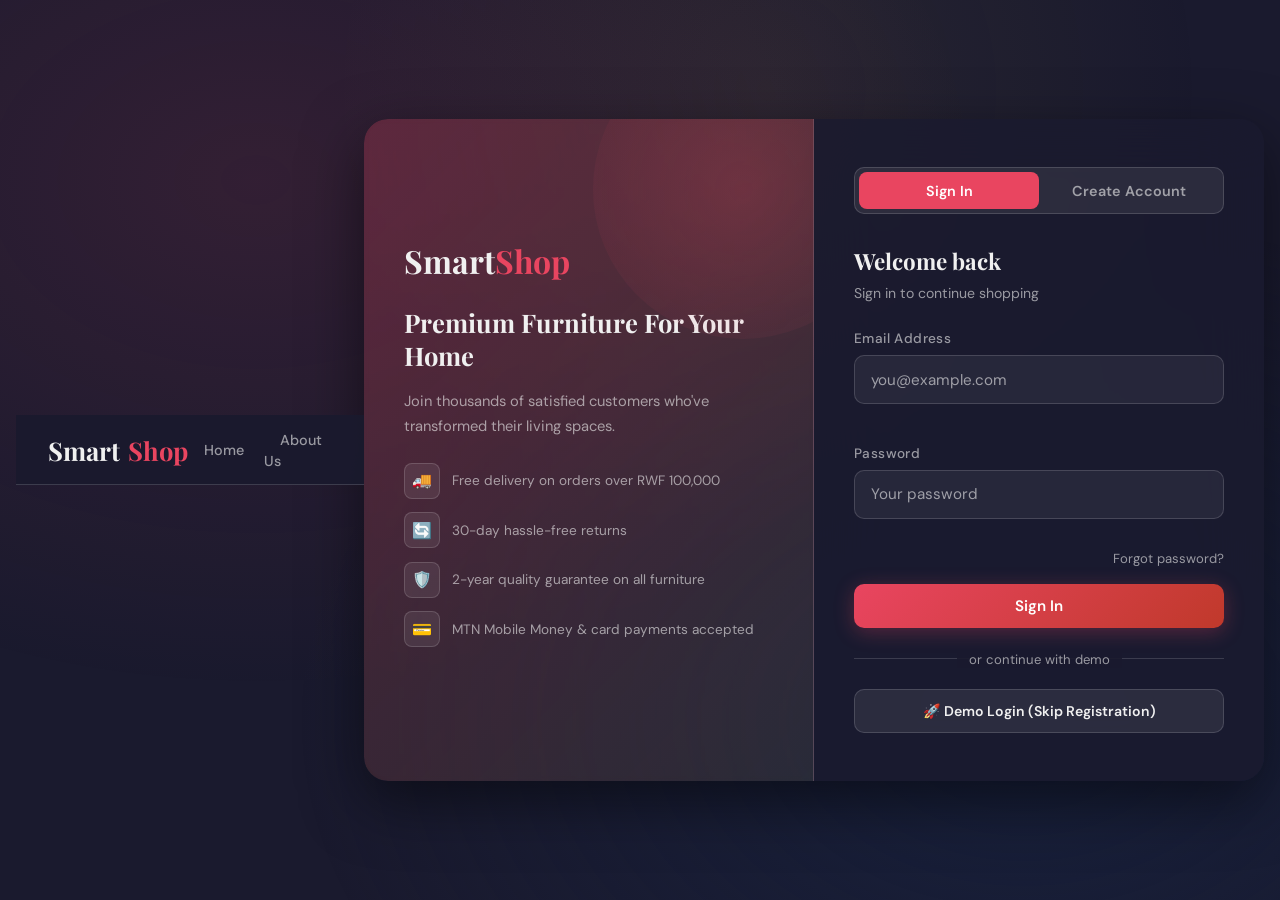
<file: CAT/index.html>
<!DOCTYPE html>
<html lang="en">
<head>
  <meta charset="UTF-8">
  <meta name="viewport" content="width=device-width, initial-scale=1.0">
  <title>SmartShop – Ngoma District Furniture Solution</title>
  <meta name="description" content="Affordable premium furniture for the Kibungo community, Ngoma District.">

  <meta property="og:type" content="website">
  <meta property="og:url" content="https://niyonshuti-tuyizere-eric-personal-p-eta.vercel.app/">
  <meta property="og:title" content="SmartShop – Ngoma District Furniture Solution">
  <meta property="og:description" content="Bridging the gap in quality home decor for Kibungo Sector.">
  <meta property="og:image" content="https://images.unsplash.com/photo-1555041469-a586c61ea9bc?w=1200">

  <meta property="twitter:card" content="summary_large_image">
  <meta property="twitter:url" content="https://niyonshuti-tuyizere-eric-personal-p-eta.vercel.app/">
  <meta property="twitter:title" content="SmartShop – Ngoma District Furniture Solution">
  <meta property="twitter:description" content="Affordable premium furniture for the Kibungo community, Ngoma District.">
  <link rel="stylesheet" href="global.css">
  <style>
    /* Hero */
    .hero {
      min-height: calc(100vh - 70px);
      display: flex;
      align-items: center;
      padding: 0 2rem;
      position: relative;
      overflow: hidden;
    }

    .hero-bg-img {
      position: absolute; inset: 0;
      background: url('https://images.unsplash.com/photo-1555041469-a586c61ea9bc?w=1600') center/cover;
      opacity: 0.18;
      transform: scale(1.05);
      animation: subtleZoom 20s ease infinite alternate;
    }

    @keyframes subtleZoom {
      from { transform: scale(1.05); }
      to { transform: scale(1.12); }
    }

    .hero-content {
      position: relative;
      max-width: 700px;
      z-index: 1;
    }

    .hero-tag {
      display: inline-flex;
      align-items: center;
      gap: 0.5rem;
      background: rgba(233,69,96,0.15);
      border: 1px solid rgba(233,69,96,0.3);
      border-radius: 30px;
      padding: 0.4rem 1rem;
      font-size: 0.82rem;
      font-weight: 600;
      color: var(--accent);
      text-transform: uppercase;
      letter-spacing: 0.1em;
      margin-bottom: 1.5rem;
      animation: slideUp 0.6s ease;
    }

    .hero h1 {
      font-family: 'Playfair Display', serif;
      font-size: clamp(2.5rem, 5vw, 4rem);
      font-weight: 700;
      line-height: 1.15;
      margin-bottom: 1.5rem;
      animation: slideUp 0.7s ease 0.1s both;
    }

    .hero h1 em { color: var(--accent); font-style: normal; }

    .hero p {
      font-size: 1.05rem;
      color: var(--text-muted);
      line-height: 1.8;
      margin-bottom: 2.5rem;
      max-width: 520px;
      animation: slideUp 0.7s ease 0.2s both;
    }

    .hero-actions {
      display: flex;
      gap: 1rem;
      flex-wrap: wrap;
      animation: slideUp 0.7s ease 0.3s both;
    }

    .hero-stats {
      position: absolute;
      right: 4rem;
      bottom: 6rem;
      display: flex;
      gap: 1.5rem;
      z-index: 1;
      animation: slideUp 0.7s ease 0.4s both;
    }

    .hero-stat {
      background: var(--glass);
      border: 1px solid var(--glass-border);
      backdrop-filter: blur(20px);
      border-radius: var(--radius);
      padding: 1.25rem 1.5rem;
      text-align: center;
    }

    .hero-stat-num {
      font-family: 'Playfair Display', serif;
      font-size: 1.8rem;
      font-weight: 700;
      color: var(--accent);
    }

    .hero-stat-label { font-size: 0.78rem; color: var(--text-muted); margin-top: 0.25rem; }

    /* Categories */
    .categories-section { padding: 5rem 2rem; }

    .categories-grid {
      display: grid;
      grid-template-columns: repeat(5, 1fr);
      gap: 1rem;
      max-width: 1200px;
      margin: 0 auto;
    }

    .category-card {
      background: var(--glass);
      border: 1px solid var(--glass-border);
      border-radius: var(--radius);
      padding: 2rem 1rem;
      text-align: center;
      cursor: pointer;
      transition: var(--transition);
      text-decoration: none;
      color: var(--text);
    }

    .category-card:hover {
      background: var(--accent);
      border-color: var(--accent);
      transform: translateY(-4px);
      box-shadow: 0 12px 40px rgba(233,69,96,0.3);
    }

    .category-icon { font-size: 2.5rem; margin-bottom: 0.75rem; }
    .category-name { font-weight: 600; font-size: 0.92rem; margin-bottom: 0.25rem; }
    .category-count { font-size: 0.78rem; color: var(--text-muted); }
    .category-card:hover .category-count { color: rgba(255,255,255,0.7); }

    /* Featured Products */
    .products-section { padding: 5rem 2rem; background: rgba(0,0,0,0.2); }
    .container { max-width: 1200px; margin: 0 auto; }

    /* Promo Banner */
    .promo-banner {
      padding: 4rem 2rem;
    }

    .promo-grid {
      display: grid;
      grid-template-columns: 1fr 1fr;
      gap: 1.5rem;
      max-width: 1200px;
      margin: 0 auto;
    }

    .promo-card {
      border-radius: var(--radius);
      padding: 3rem 2.5rem;
      position: relative;
      overflow: hidden;
      min-height: 220px;
      display: flex;
      flex-direction: column;
      justify-content: flex-end;
    }

    .promo-card-1 {
      background: linear-gradient(135deg, rgba(233,69,96,0.3), rgba(26,26,46,0.9)),
                  url('https://images.unsplash.com/photo-1617806118233-18e1de247200?w=800') center/cover;
    }

    .promo-card-2 {
      background: linear-gradient(135deg, rgba(201,168,76,0.3), rgba(26,26,46,0.9)),
                  url('https://images.unsplash.com/photo-1556909114-f6e7ad7d3136?w=800') center/cover;
    }

    .promo-card h3 {
      font-family: 'Playfair Display', serif;
      font-size: 1.5rem;
      margin-bottom: 0.5rem;
    }

    .promo-card p { color: var(--text-muted); margin-bottom: 1.25rem; font-size: 0.9rem; }

    /* Testimonials */
    .testimonials-section { padding: 5rem 2rem; }

    .testimonials-grid {
      display: grid;
      grid-template-columns: repeat(3, 1fr);
      gap: 1.5rem;
      max-width: 1200px;
      margin: 0 auto;
    }

    .testimonial-card {
      background: var(--glass);
      border: 1px solid var(--glass-border);
      border-radius: var(--radius);
      padding: 2rem;
    }

    .testimonial-stars { color: var(--gold); font-size: 1.1rem; margin-bottom: 1rem; }
    .testimonial-text { color: var(--text-muted); font-size: 0.92rem; line-height: 1.7; margin-bottom: 1.5rem; font-style: italic; }

    .testimonial-author { display: flex; align-items: center; gap: 0.75rem; }
    .testimonial-avatar {
      width: 44px; height: 44px;
      border-radius: 50%;
      background: var(--accent);
      display: flex; align-items: center; justify-content: center;
      font-weight: 700; font-size: 1.1rem;
    }
    .testimonial-name { font-weight: 600; font-size: 0.92rem; }
    .testimonial-loc { font-size: 0.78rem; color: var(--text-muted); }

    @media (max-width: 1100px) {
      .categories-grid { grid-template-columns: repeat(3, 1fr); }
      .hero-stats { position: static; margin-top: 3rem; }
      .hero { flex-direction: column; padding-top: 3rem; }
    }

    @media (max-width: 768px) {
      .categories-grid { grid-template-columns: repeat(2, 1fr); }
      .promo-grid { grid-template-columns: 1fr; }
      .testimonials-grid { grid-template-columns: 1fr; }
      .hero-stats { flex-wrap: wrap; }
    }
  </style>
</head>
<body>

<!-- NAVBAR -->
<div id="fb-root"></div><script async defer crossorigin="anonymous" src="https://connect.facebook.net/en_US/sdk.js#xfbml=1&version=v20.0"></script>
<nav class="navbar">
  <a href="index.html" class="navbar-brand">Smart<span>Shop</span></a>
  <ul class="navbar-links">
    <li><a href="index.html" class="active">Home</a></li>
    <li><a href="about.html">About Us</a></li>
    <li><a href="products.html">Products</a></li>
    <li><a href="checkout.html">Checkout</a></li>
  </ul>
  <div class="navbar-actions">
    <span id="userGreeting" style="color:var(--text-muted);font-size:0.85rem;"></span>
    <a href="cart.html" class="cart-btn">
      🛒 Cart <span class="cart-count"></span>
    </a>
    <button class="logout-btn">Logout</button>
    <button class="hamburger">☰</button>
  </div>
</nav>

<div class="page-wrapper">

  <!-- HERO -->
  <section class="hero">
    <div class="hero-bg-img"></div>
    <div class="hero-content">
      <div class="hero-tag">✨ Rwanda's #1 Furniture Store</div>
      <h1>SmartShop: Premium Furniture Solutions for Kibungo Sector, Ngoma District.</h1>
      <p>Discover our curated collection of premium furniture — from modern salons to elegant bedrooms, delivered to your door across Rwanda.</p>
      <div class="hero-actions">
        <a href="products.html" class="btn btn-primary">Shop Now →</a>
        <a href="products.html?cat=BEDROOM" class="btn btn-secondary">View Bedrooms</a>
      </div>
      <div style="margin-top:30px; border-radius:15px; overflow:hidden; box-shadow:var(--shadow); max-width:560px;"><iframe width="100%" height="315" src="https://www.youtube.com/embed/eaIopb53EvE" frameborder="0" allowfullscreen></iframe></div>
    </div>

    <div class="hero-stats">
      <div class="hero-stat">
        <div class="hero-stat-num">5K+</div>
        <div class="hero-stat-label">Happy Customers</div>
      </div>
      <div class="hero-stat">
        <div class="hero-stat-num">500+</div>
        <div class="hero-stat-label">Products</div>
      </div>
      <div class="hero-stat">
        <div class="hero-stat-num">4.9★</div>
        <div class="hero-stat-label">Average Rating</div>
      </div>
    </div>
  </section>

  <!-- CATEGORIES -->
  <section class="categories-section">
    <div class="container">
      <div class="section-header">
        <div class="section-tag">Shop by Room</div>
        <h2 class="section-title">Find Your Perfect Space</h2>
        <div class="section-line"></div>
      </div>
      <div class="categories-grid">
        <a href="products.html?cat=SALON" class="category-card">
          <div class="category-icon">🛋️</div>
          <div class="category-name">Salon</div>
          <div class="category-count">4 products</div>
        </a>
        <a href="products.html?cat=BEDROOM" class="category-card">
          <div class="category-icon">🛏️</div>
          <div class="category-name">Bedroom</div>
          <div class="category-count">4 products</div>
        </a>
        <a href="products.html?cat=KITCHEN" class="category-card">
          <div class="category-icon">🍽️</div>
          <div class="category-name">Kitchen</div>
          <div class="category-count">4 products</div>
        </a>
        <a href="products.html?cat=OFFICE" class="category-card">
          <div class="category-icon">💼</div>
          <div class="category-name">Office</div>
          <div class="category-count">4 products</div>
        </a>
        <a href="products.html?cat=OUTDOOR" class="category-card">
          <div class="category-icon">🌿</div>
          <div class="category-name">Outdoor</div>
          <div class="category-count">2 products</div>
        </a>
      </div>
    </div>
  </section>

  <!-- FEATURED PRODUCTS -->
  <section class="products-section">
    <div class="container">
      <div class="section-header">
        <div class="section-tag">Top Picks</div>
        <h2 class="section-title">Featured Products</h2>
        <div class="section-line"></div>
      </div>
      <div class="products-grid" id="featuredGrid"></div>
      <div style="text-align:center;margin-top:3rem;">
        <a href="products.html" class="btn btn-secondary">View All Products →</a>
      </div>
    </div>
  </section>

  <!-- PROMO BANNERS -->
  <section class="promo-banner">
    <div class="promo-grid">
      <div class="promo-card promo-card-1">
        <h3>Bedroom Sale</h3>
        <p>Up to 30% off on all bedroom furniture this week only</p>
        <a href="products.html?cat=BEDROOM" class="btn btn-primary" style="width:fit-content">Shop Bedroom</a>
      </div>
      <div class="promo-card promo-card-2">
        <h3>Kitchen Collection</h3>
        <p>New arrivals: Complete your dream kitchen today</p>
        <a href="products.html?cat=KITCHEN" class="btn btn-gold" style="width:fit-content">Explore Kitchen</a>
      </div>
    </div>
  </section>

  <!-- TESTIMONIALS -->
  <section class="testimonials-section">
    <div class="container">
      <div class="section-header">
        <div class="section-tag">Customer Reviews</div>
        <h2 class="section-title">What Our Customers Say</h2>
        <div class="section-line"></div>
      </div>
      <div class="testimonials-grid">
        <div class="testimonial-card">
          <div class="testimonial-stars">★★★★★</div>
          <p class="testimonial-text">"Absolutely love my new sofa set. The quality is exceptional and delivery was faster than expected. SmartShop is my go-to for furniture in Kigali!"</p>
          <div class="testimonial-author">
            <div class="testimonial-avatar">A</div>
            <div>
              <div class="testimonial-name">Amina Uwimana</div>
              <div class="testimonial-loc">Kigali, Rwanda</div>
            </div>
          </div>
        </div>
        <div class="testimonial-card">
          <div class="testimonial-stars">★★★★★</div>
          <p class="testimonial-text">"The office chair I bought has completely transformed my work-from-home experience. Excellent ergonomics and beautiful design. Highly recommend!"</p>
          <div class="testimonial-author">
            <div class="testimonial-avatar">J</div>
            <div>
              <div class="testimonial-name">Jean-Pierre Habimana</div>
              <div class="testimonial-loc">Musanze, Rwanda</div>
            </div>
          </div>
        </div>
        <div class="testimonial-card">
          <div class="testimonial-stars">★★★★☆</div>
          <p class="testimonial-text">"Great selection and competitive prices. Paid via Mobile Money which was super convenient. The dining table set looks amazing in our home!"</p>
          <div class="testimonial-author">
            <div class="testimonial-avatar">C</div>
            <div>
              <div class="testimonial-name">Claire Mukamana</div>
              <div class="testimonial-loc">Butare, Rwanda</div>
            </div>
          </div>
        </div>
      </div>
    </div>
  </section>

  <!-- FOOTER -->
  <footer class="footer">
    <div class="footer-grid">
      <div>
        <div class="footer-brand">Smart<span>Shop</span></div>
        <p>Rwanda's premier online furniture destination. Bringing quality and style to every home since 2020.</p>
        <!-- Social Media Icons -->
        <div style="margin-top:1rem;display:flex;gap:0.75rem;">
          <a href="https://x.com/SmartShop" target="_blank" rel="noopener noreferrer" aria-label="X" style="color:inherit;text-decoration:none;display:inline-flex;">
            <svg xmlns="http://www.w3.org/2000/svg" width="22" height="22" viewBox="0 0 24 24" fill="none" stroke="currentColor" stroke-width="2" stroke-linecap="round" stroke-linejoin="round"><line x1="18" y1="6" x2="6" y2="18"></line><line x1="6" y1="6" x2="18" y2="18"></line></svg>
          </a>
          <a href="https://facebook.com/SmartShop" target="_blank" rel="noopener noreferrer" aria-label="Facebook" style="color:inherit;text-decoration:none;display:inline-flex;">
            <svg xmlns="http://www.w3.org/2000/svg" width="22" height="22" viewBox="0 0 24 24" fill="currentColor"><path d="M24 12.073c0-6.627-5.373-12-12-12s-12 5.373-12 12c0 5.99 4.388 10.954 10.125 11.854v-8.385H7.078v-3.47h3.047V9.43c0-3.007 1.792-4.669 4.533-4.669 1.312 0 2.686.235 2.686.235v2.953H15.83c-1.491 0-1.956.925-1.956 1.874v2.25h3.328l-.532 3.47h-2.796v8.385C19.612 23.027 24 18.062 24 12.073z"/></svg>
          </a>
          <a href="https://instagram.com/SmartShop" target="_blank" rel="noopener noreferrer" aria-label="Instagram" style="color:inherit;text-decoration:none;display:inline-flex;">
            <svg xmlns="http://www.w3.org/2000/svg" width="22" height="22" viewBox="0 0 24 24" fill="currentColor"><path d="M12 2.163c3.204 0 3.584.012 4.85.07 3.252.148 4.771 1.691 4.919 4.919.058 1.265.069 1.645.069 4.849 0 3.205-.012 3.584-.069 4.849-.149 3.225-1.664 4.771-4.919 4.919-1.266.058-1.644.07-4.85.07-3.204 0-3.584-.012-4.849-.07-3.26-.149-4.771-1.699-4.919-4.92-.058-1.265-.07-1.644-.07-4.849 0-3.204.013-3.583.07-4.849.149-3.227 1.664-4.771 4.919-4.919 1.266-.057 1.645-.069 4.849-.069zm0-2.163c-3.259 0-3.667.014-4.947.072-4.358.2-6.78 2.618-6.98 6.98-.059 1.281-.073 1.689-.073 4.948 0 3.259.014 3.668.072 4.948.2 4.358 2.618 6.78 6.98 6.98 1.281.058 1.689.072 4.948.072 3.259 0 3.668-.014 4.948-.072 4.354-.2 6.782-2.618 6.979-6.98.059-1.28.073-1.689.073-4.948 0-3.259-.014-3.667-.072-4.947-.196-4.354-2.617-6.78-6.979-6.98-1.281-.059-1.69-.073-4.949-.073zm0 5.838c-3.403 0-6.162 2.759-6.162 6.162s2.759 6.163 6.162 6.163 6.162-2.759 6.162-6.163c0-3.403-2.759-6.162-6.162-6.162zm0 10.162c-2.209 0-4-1.79-4-4 0-2.209 1.791-4 4-4s4 1.791 4 4c0 2.21-1.791 4-4 4zm6.406-11.845c-.796 0-1.441.645-1.441 1.44s.645 1.44 1.441 1.44c.795 0 1.439-.645 1.439-1.44s-.644-1.44-1.439-1.44z"/></svg>
          </a>
        </div>
      </div>
      <div>
        <h4>Quick Links</h4>
        <ul>
          <li><a href="index.html">Home</a></li>
          <li><a href="products.html">Products</a></li>
          <li><a href="cart.html">My Cart</a></li>
          <li><a href="checkout.html">Checkout</a></li>
        </ul>
      </div>
      <div>
        <h4>Categories</h4>
        <ul>
          <li><a href="products.html?cat=SALON">Salon</a></li>
          <li><a href="products.html?cat=BEDROOM">Bedroom</a></li>
          <li><a href="products.html?cat=KITCHEN">Kitchen</a></li>
          <li><a href="products.html?cat=OFFICE">Office</a></li>
        </ul>
      </div>
      <div>
        <h4>Contact</h4>
        <ul>
          <li><a href="#">📍 Kigali, Rwanda</a></li>
          <li><a href="#">📞 +250 788 000 000</a></li>
          <li><a href="#">✉️ hello@smartshop.rw</a></li>
          <li><a href="#">💬 Live Chat</a></li>
        </ul>
      </div>
    </div>
    <div class="footer-bottom">
      © 2026 SmartShop Rwanda. All rights reserved. | Powered by passion 🔥
      <div class="fb-like" data-href="https://niyonshuti-tuyizere-eric-personal-p-eta.vercel.app/" data-layout="button_count" data-action="like" data-size="small" data-share="true" style="display:inline-block; margin-left:15px; vertical-align:middle;"></div>
    </div>
  </footer>

</div>

<script src="auth.js"></script>
<script src="shop.js"></script>
<script>
  // Auth protection
  SmartAuth.requireAuth();
  initNavbar('index.html');

  // Render featured products (badge items + first of each category)
  const featured = PRODUCTS.filter(p => p.badge).slice(0, 8);
  document.getElementById('featuredGrid').innerHTML = featured.map(renderProductCard).join('');
</script>
</body>
</html>
</file>
<file: CAT/global.css>
/* ===== SMARTSHOP GLOBAL DESIGN SYSTEM ===== */
@import url('https://fonts.googleapis.com/css2?family=Playfair+Display:wght@400;600;700&family=DM+Sans:wght@300;400;500;600&display=swap');

:root {
  --primary: #1a1a2e;
  --secondary: #16213e;
  --accent: #e94560;
  --accent2: #f5a623;
  --gold: #c9a84c;
  --glass: rgba(255,255,255,0.08);
  --glass-border: rgba(255,255,255,0.15);
  --glass-strong: rgba(255,255,255,0.14);
  --text: #f0f0f0;
  --text-muted: rgba(240,240,240,0.6);
  --success: #2ecc71;
  --danger: #e74c3c;
  --warning: #f39c12;
  --card-bg: rgba(255,255,255,0.07);
  --shadow: 0 8px 32px rgba(0,0,0,0.4);
  --shadow-lg: 0 20px 60px rgba(0,0,0,0.5);
  --radius: 16px;
  --radius-sm: 10px;
  --transition: all 0.3s cubic-bezier(0.4,0,0.2,1);
}

* { margin:0; padding:0; box-sizing:border-box; }

html { scroll-behavior: smooth; }

body {
  font-family: 'DM Sans', sans-serif;
  background: var(--primary);
  color: var(--text);
  min-height: 100vh;
  overflow-x: hidden;
}

/* Background mesh */
body::before {
  content: '';
  position: fixed;
  inset: 0;
  background:
    radial-gradient(ellipse at 20% 20%, rgba(233,69,96,0.12) 0%, transparent 50%),
    radial-gradient(ellipse at 80% 80%, rgba(22,33,62,0.8) 0%, transparent 50%),
    radial-gradient(ellipse at 60% 10%, rgba(201,168,76,0.08) 0%, transparent 40%);
  pointer-events: none;
  z-index: 0;
}

/* ===== GLASS CARDS ===== */
.glass {
  background: var(--glass);
  backdrop-filter: blur(20px);
  -webkit-backdrop-filter: blur(20px);
  border: 1px solid var(--glass-border);
  border-radius: var(--radius);
}

.glass-strong {
  background: var(--glass-strong);
  backdrop-filter: blur(30px);
  -webkit-backdrop-filter: blur(30px);
  border: 1px solid rgba(255,255,255,0.2);
  border-radius: var(--radius);
}

/* ===== NAVBAR ===== */
.navbar {
  position: fixed;
  top: 0; left: 0; right: 0;
  z-index: 1000;
  background: rgba(26,26,46,0.9);
  backdrop-filter: blur(20px);
  -webkit-backdrop-filter: blur(20px);
  border-bottom: 1px solid var(--glass-border);
  padding: 0 2rem;
  height: 70px;
  display: flex;
  align-items: center;
  justify-content: space-between;
}

.navbar-brand {
  font-family: 'Playfair Display', serif;
  font-size: 1.6rem;
  font-weight: 700;
  color: var(--text);
  text-decoration: none;
  display: flex;
  align-items: center;
  gap: 0.5rem;
}

.navbar-brand span { color: var(--accent); }

.navbar-links {
  display: flex;
  align-items: center;
  gap: 0.25rem;
  list-style: none;
}

.navbar-links a {
  color: var(--text-muted);
  text-decoration: none;
  padding: 0.5rem 1rem;
  border-radius: 8px;
  font-size: 0.9rem;
  font-weight: 500;
  transition: var(--transition);
}

.navbar-links a:hover,
.navbar-links a.active {
  color: var(--text);
  background: var(--glass);
}

.navbar-actions {
  display: flex;
  align-items: center;
  gap: 1rem;
}

.cart-btn {
  position: relative;
  background: var(--glass);
  border: 1px solid var(--glass-border);
  color: var(--text);
  padding: 0.5rem 1rem;
  border-radius: 8px;
  cursor: pointer;
  text-decoration: none;
  display: flex;
  align-items: center;
  gap: 0.5rem;
  font-size: 0.9rem;
  transition: var(--transition);
}

.cart-btn:hover { background: var(--glass-strong); }

.cart-count {
  position: absolute;
  top: -8px; right: -8px;
  background: var(--accent);
  color: white;
  font-size: 0.7rem;
  font-weight: 700;
  width: 20px; height: 20px;
  border-radius: 50%;
  display: flex;
  align-items: center;
  justify-content: center;
}

.logout-btn {
  background: transparent;
  border: 1px solid rgba(233,69,96,0.4);
  color: var(--accent);
  padding: 0.5rem 1rem;
  border-radius: 8px;
  cursor: pointer;
  font-size: 0.85rem;
  font-weight: 500;
  transition: var(--transition);
}

.logout-btn:hover {
  background: var(--accent);
  color: white;
}

.hamburger {
  display: none;
  background: none;
  border: none;
  color: var(--text);
  font-size: 1.5rem;
  cursor: pointer;
}

/* ===== BUTTONS ===== */
.btn {
  padding: 0.75rem 1.75rem;
  border-radius: 10px;
  border: none;
  cursor: pointer;
  font-family: 'DM Sans', sans-serif;
  font-weight: 600;
  font-size: 0.95rem;
  transition: var(--transition);
  text-decoration: none;
  display: inline-flex;
  align-items: center;
  justify-content: center;
  gap: 0.5rem;
  position: relative;
  overflow: hidden;
}

.btn-primary {
  background: linear-gradient(135deg, var(--accent), #c0392b);
  color: white;
  box-shadow: 0 4px 20px rgba(233,69,96,0.3);
}

.btn-primary:hover {
  transform: translateY(-2px);
  box-shadow: 0 8px 30px rgba(233,69,96,0.5);
}

.btn-secondary {
  background: var(--glass);
  border: 1px solid var(--glass-border);
  color: var(--text);
}

.btn-secondary:hover {
  background: var(--glass-strong);
  transform: translateY(-1px);
}

.btn-gold {
  background: linear-gradient(135deg, var(--gold), #a07830);
  color: white;
}

.btn-gold:hover {
  transform: translateY(-2px);
  box-shadow: 0 8px 30px rgba(201,168,76,0.4);
}

.btn-block { width: 100%; }

/* Loading state */
.btn.loading {
  pointer-events: none;
  opacity: 0.8;
}

.btn.loading::after {
  content: '';
  position: absolute;
  width: 18px; height: 18px;
  border: 2px solid transparent;
  border-top-color: white;
  border-radius: 50%;
  animation: spin 0.8s linear infinite;
}

/* ===== FORM ELEMENTS ===== */
.form-group {
  margin-bottom: 1.25rem;
  position: relative;
}

.form-group label {
  display: block;
  margin-bottom: 0.5rem;
  font-size: 0.85rem;
  font-weight: 500;
  color: var(--text-muted);
  letter-spacing: 0.03em;
}

.form-control {
  width: 100%;
  padding: 0.85rem 1rem;
  background: rgba(255,255,255,0.06);
  border: 1px solid var(--glass-border);
  border-radius: 10px;
  color: var(--text);
  font-family: 'DM Sans', sans-serif;
  font-size: 0.95rem;
  transition: var(--transition);
  outline: none;
}

.form-control:focus {
  border-color: var(--accent);
  background: rgba(255,255,255,0.1);
  box-shadow: 0 0 0 3px rgba(233,69,96,0.15);
}

.form-control::placeholder { color: var(--text-muted); }

.form-control.is-valid {
  border-color: var(--success);
  box-shadow: 0 0 0 3px rgba(46,204,113,0.15);
}

.form-control.is-invalid {
  border-color: var(--danger);
  box-shadow: 0 0 0 3px rgba(231,76,60,0.15);
}

.field-msg {
  font-size: 0.78rem;
  margin-top: 0.4rem;
  min-height: 1.1em;
  transition: var(--transition);
}
.field-msg.valid { color: var(--success); }
.field-msg.invalid { color: var(--danger); }

/* Password strength */
.pwd-strength {
  margin-top: 0.5rem;
  display: flex;
  gap: 4px;
}

.pwd-bar {
  flex: 1;
  height: 3px;
  border-radius: 2px;
  background: rgba(255,255,255,0.1);
  transition: var(--transition);
}

.pwd-bar.weak { background: var(--danger); }
.pwd-bar.medium { background: var(--warning); }
.pwd-bar.strong { background: var(--success); }

/* ===== ALERTS ===== */
.alert {
  padding: 0.85rem 1rem;
  border-radius: 10px;
  margin-bottom: 1rem;
  font-size: 0.9rem;
  font-weight: 500;
  display: flex;
  align-items: center;
  gap: 0.5rem;
  animation: slideDown 0.3s ease;
}

.alert-danger {
  background: rgba(231,76,60,0.15);
  border: 1px solid rgba(231,76,60,0.3);
  color: #ff6b6b;
}

.alert-success {
  background: rgba(46,204,113,0.15);
  border: 1px solid rgba(46,204,113,0.3);
  color: #6bcf7f;
}

.alert-info {
  background: rgba(52,152,219,0.15);
  border: 1px solid rgba(52,152,219,0.3);
  color: #74b9ff;
}

/* ===== PAGE WRAPPER ===== */
.page-wrapper {
  min-height: 100vh;
  padding-top: 70px;
  position: relative;
  z-index: 1;
}

/* ===== HERO SECTION ===== */
.hero {
  min-height: calc(100vh - 70px);
  display: flex;
  align-items: center;
  padding: 4rem 2rem;
  position: relative;
}

.hero-bg {
  position: absolute;
  inset: 0;
  background: url('https://images.unsplash.com/photo-1555041469-a586c61ea9bc?w=1600') center/cover;
  opacity: 0.15;
}

/* ===== PRODUCT CARDS ===== */
.product-card {
  background: var(--card-bg);
  border: 1px solid var(--glass-border);
  border-radius: var(--radius);
  overflow: hidden;
  transition: var(--transition);
  position: relative;
  backdrop-filter: blur(10px);
}

.product-card:hover {
  transform: translateY(-6px);
  box-shadow: var(--shadow-lg);
  border-color: rgba(255,255,255,0.25);
}

.product-img {
  width: 100%;
  height: 220px;
  object-fit: cover;
  transition: transform 0.5s ease;
}

.product-card:hover .product-img { transform: scale(1.05); }

.product-badge {
  position: absolute;
  top: 12px; left: 12px;
  background: var(--accent);
  color: white;
  font-size: 0.72rem;
  font-weight: 700;
  padding: 3px 10px;
  border-radius: 20px;
  letter-spacing: 0.05em;
  text-transform: uppercase;
}

.product-body { padding: 1.25rem; }

.product-category {
  font-size: 0.72rem;
  font-weight: 600;
  color: var(--gold);
  text-transform: uppercase;
  letter-spacing: 0.1em;
  margin-bottom: 0.4rem;
}

.product-name {
  font-family: 'Playfair Display', serif;
  font-size: 1.05rem;
  font-weight: 600;
  margin-bottom: 0.5rem;
  line-height: 1.3;
}

.product-price {
  font-size: 1.15rem;
  font-weight: 700;
  color: var(--accent);
  margin-bottom: 0.25rem;
}

.product-old-price {
  font-size: 0.85rem;
  color: var(--text-muted);
  text-decoration: line-through;
  margin-left: 0.5rem;
}

.product-rating {
  color: var(--gold);
  font-size: 0.85rem;
  margin-bottom: 1rem;
}

.product-actions {
  display: flex;
  gap: 0.5rem;
}

.btn-cart {
  flex: 1;
  padding: 0.6rem;
  background: linear-gradient(135deg, var(--accent), #c0392b);
  color: white;
  border: none;
  border-radius: 8px;
  cursor: pointer;
  font-size: 0.85rem;
  font-weight: 600;
  transition: var(--transition);
}

.btn-cart:hover { opacity: 0.9; transform: translateY(-1px); }

.btn-wish {
  padding: 0.6rem 0.8rem;
  background: var(--glass);
  border: 1px solid var(--glass-border);
  color: var(--text);
  border-radius: 8px;
  cursor: pointer;
  transition: var(--transition);
}

.btn-wish:hover { color: var(--accent); border-color: var(--accent); }

/* ===== GRID LAYOUTS ===== */
.products-grid {
  display: grid;
  grid-template-columns: repeat(auto-fill, minmax(270px, 1fr));
  gap: 1.5rem;
}

/* ===== SECTION TITLES ===== */
.section-header {
  text-align: center;
  margin-bottom: 3rem;
}

.section-tag {
  display: inline-block;
  font-size: 0.78rem;
  font-weight: 700;
  text-transform: uppercase;
  letter-spacing: 0.2em;
  color: var(--accent);
  margin-bottom: 0.75rem;
}

.section-title {
  font-family: 'Playfair Display', serif;
  font-size: 2.2rem;
  font-weight: 700;
  margin-bottom: 1rem;
  line-height: 1.2;
}

.section-line {
  width: 60px;
  height: 3px;
  background: linear-gradient(90deg, var(--accent), transparent);
  margin: 0 auto;
  border-radius: 2px;
}

/* ===== CATEGORY CHIPS ===== */
.category-filter {
  display: flex;
  flex-wrap: wrap;
  gap: 0.75rem;
  margin-bottom: 2rem;
  justify-content: center;
}

.chip {
  padding: 0.5rem 1.25rem;
  background: var(--glass);
  border: 1px solid var(--glass-border);
  border-radius: 30px;
  color: var(--text-muted);
  cursor: pointer;
  font-size: 0.85rem;
  font-weight: 500;
  transition: var(--transition);
}

.chip:hover, .chip.active {
  background: var(--accent);
  border-color: var(--accent);
  color: white;
}

/* ===== TOAST NOTIFICATIONS ===== */
.toast-container {
  position: fixed;
  bottom: 2rem;
  right: 2rem;
  z-index: 9999;
  display: flex;
  flex-direction: column;
  gap: 0.75rem;
}

.toast {
  background: rgba(26,26,46,0.95);
  backdrop-filter: blur(20px);
  border: 1px solid var(--glass-border);
  border-radius: 12px;
  padding: 1rem 1.25rem;
  min-width: 280px;
  display: flex;
  align-items: center;
  gap: 0.75rem;
  animation: slideInRight 0.3s ease;
  box-shadow: var(--shadow);
}

.toast-icon { font-size: 1.2rem; }
.toast-msg { flex: 1; font-size: 0.9rem; font-weight: 500; }
.toast-close { cursor: pointer; color: var(--text-muted); font-size: 1.1rem; }
.toast.toast-success { border-color: rgba(46,204,113,0.4); }
.toast.toast-error { border-color: rgba(231,76,60,0.4); }
.toast.toast-info { border-color: rgba(52,152,219,0.4); }

/* ===== FOOTER ===== */
.footer {
  background: rgba(0,0,0,0.3);
  border-top: 1px solid var(--glass-border);
  padding: 3rem 2rem 1.5rem;
  margin-top: 4rem;
}

.footer-grid {
  display: grid;
  grid-template-columns: 2fr 1fr 1fr 1fr;
  gap: 2rem;
  max-width: 1200px;
  margin: 0 auto;
}

.footer-brand {
  font-family: 'Playfair Display', serif;
  font-size: 1.4rem;
  font-weight: 700;
  margin-bottom: 0.75rem;
}

.footer-brand span { color: var(--accent); }

.footer p { color: var(--text-muted); font-size: 0.88rem; line-height: 1.7; }

.footer h4 {
  font-size: 0.85rem;
  font-weight: 700;
  text-transform: uppercase;
  letter-spacing: 0.1em;
  color: var(--text-muted);
  margin-bottom: 1rem;
}

.footer ul { list-style: none; }
.footer ul li { margin-bottom: 0.5rem; }
.footer ul a { color: var(--text-muted); text-decoration: none; font-size: 0.88rem; transition: var(--transition); }
.footer ul a:hover { color: var(--text); }

.footer-bottom {
  text-align: center;
  color: var(--text-muted);
  font-size: 0.82rem;
  margin-top: 2rem;
  padding-top: 1.5rem;
  border-top: 1px solid var(--glass-border);
}

/* ===== LOADER OVERLAY ===== */
.loader-overlay {
  position: fixed;
  inset: 0;
  background: rgba(26,26,46,0.85);
  backdrop-filter: blur(10px);
  z-index: 9999;
  display: flex;
  flex-direction: column;
  align-items: center;
  justify-content: center;
  gap: 1.5rem;
}

.loader-spinner {
  width: 60px; height: 60px;
  border: 3px solid var(--glass-border);
  border-top-color: var(--accent);
  border-radius: 50%;
  animation: spin 0.8s linear infinite;
}

.loader-text {
  font-size: 1rem;
  color: var(--text-muted);
  animation: pulse 1.5s ease infinite;
}

/* ===== ANIMATIONS ===== */
@keyframes spin { to { transform: rotate(360deg); } }
@keyframes pulse { 0%,100% { opacity:0.5; } 50% { opacity:1; } }
@keyframes slideDown { from { opacity:0; transform:translateY(-10px); } to { opacity:1; transform:none; } }
@keyframes slideInRight { from { opacity:0; transform:translateX(20px); } to { opacity:1; transform:none; } }
@keyframes fadeIn { from { opacity:0; } to { opacity:1; } }
@keyframes slideUp { from { opacity:0; transform:translateY(20px); } to { opacity:1; transform:none; } }

.fade-in { animation: fadeIn 0.5s ease; }
.slide-up { animation: slideUp 0.5s ease; }

/* ===== MOBILE NAV ===== */
@media (max-width: 768px) {
  .hamburger { display: block; }

  .navbar-links {
    position: fixed;
    top: 70px; left: 0; right: 0;
    background: rgba(26,26,46,0.98);
    backdrop-filter: blur(20px);
    flex-direction: column;
    padding: 1.5rem;
    gap: 0.25rem;
    border-bottom: 1px solid var(--glass-border);
    transform: translateY(-100%);
    opacity: 0;
    transition: var(--transition);
    z-index: 999;
  }

  .navbar-links.open {
    transform: none;
    opacity: 1;
  }

  .navbar-links a { width: 100%; padding: 0.75rem 1rem; }

  .footer-grid { grid-template-columns: 1fr 1fr; }

  .section-title { font-size: 1.6rem; }

  .products-grid { grid-template-columns: repeat(auto-fill, minmax(220px, 1fr)); gap: 1rem; }
}

@media (max-width: 480px) {
  .footer-grid { grid-template-columns: 1fr; }
  .products-grid { grid-template-columns: 1fr 1fr; }
  .navbar { padding: 0 1rem; }
}
</file>
